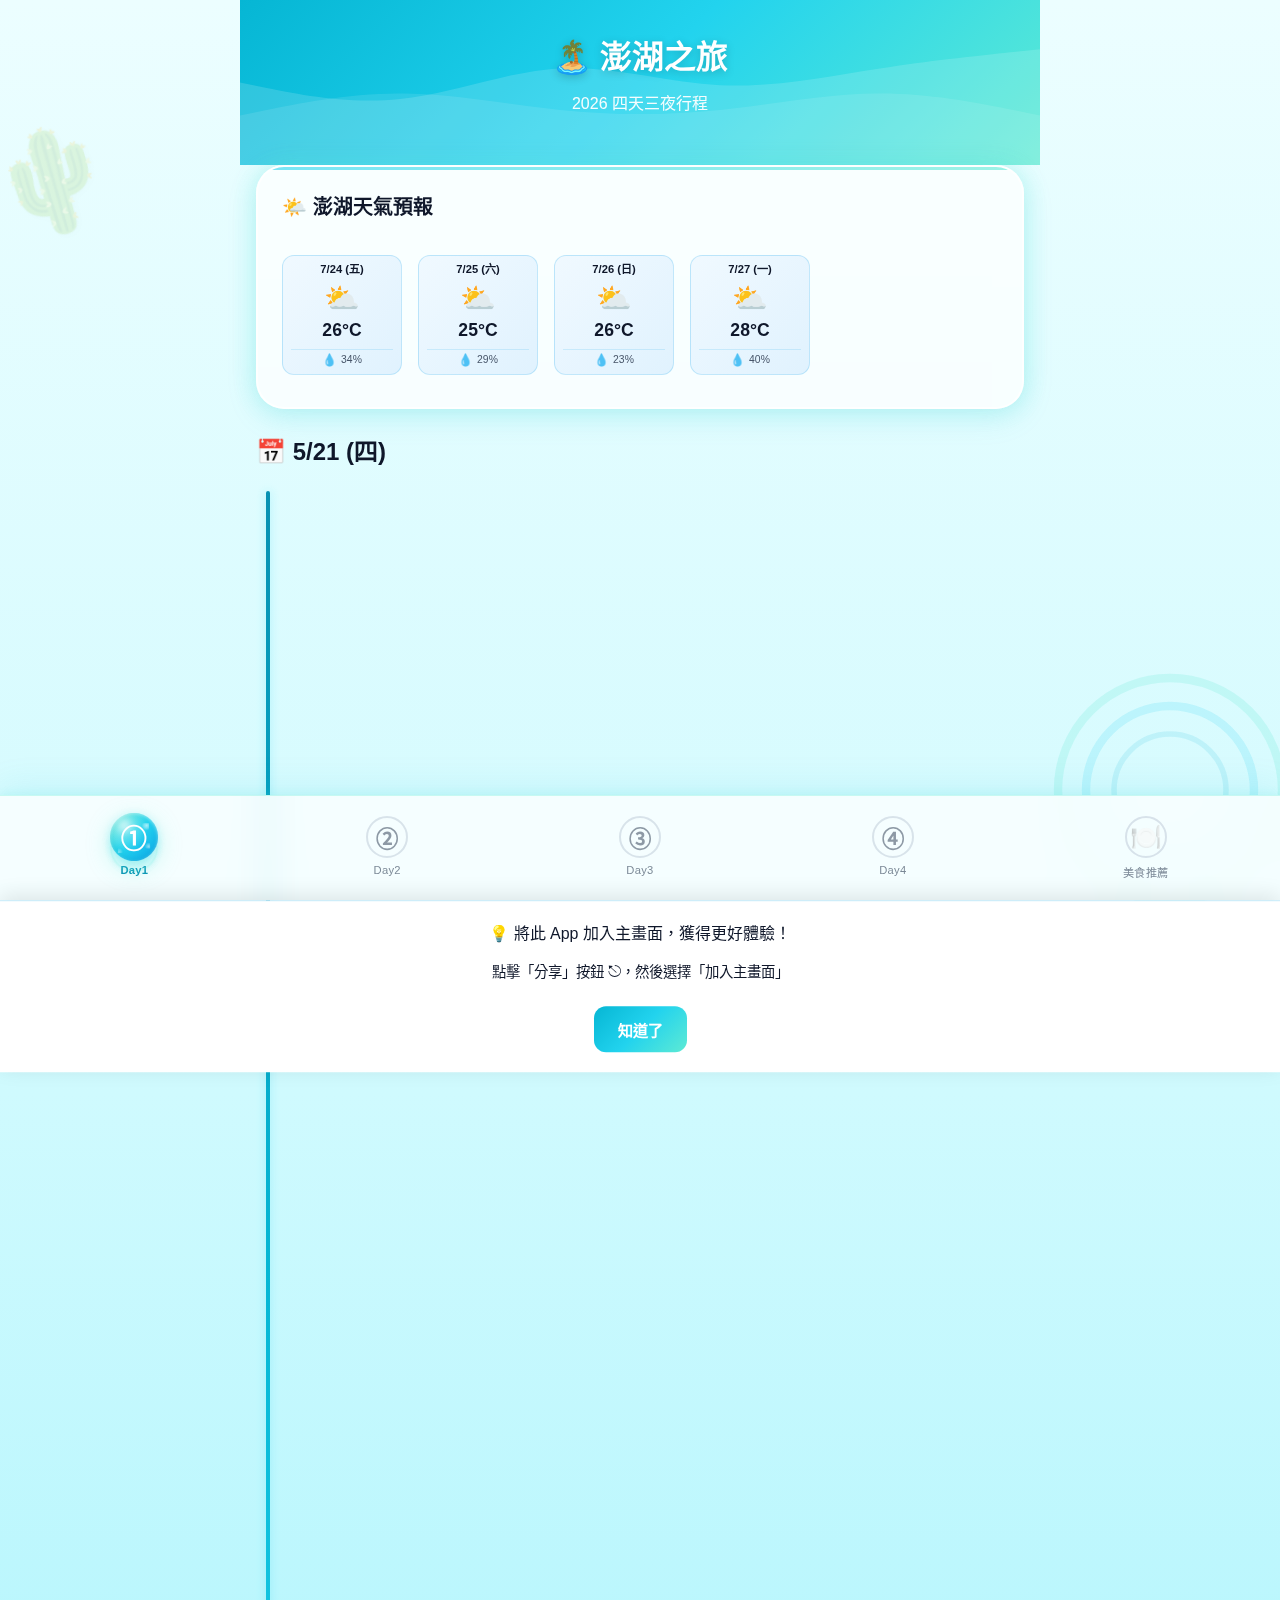
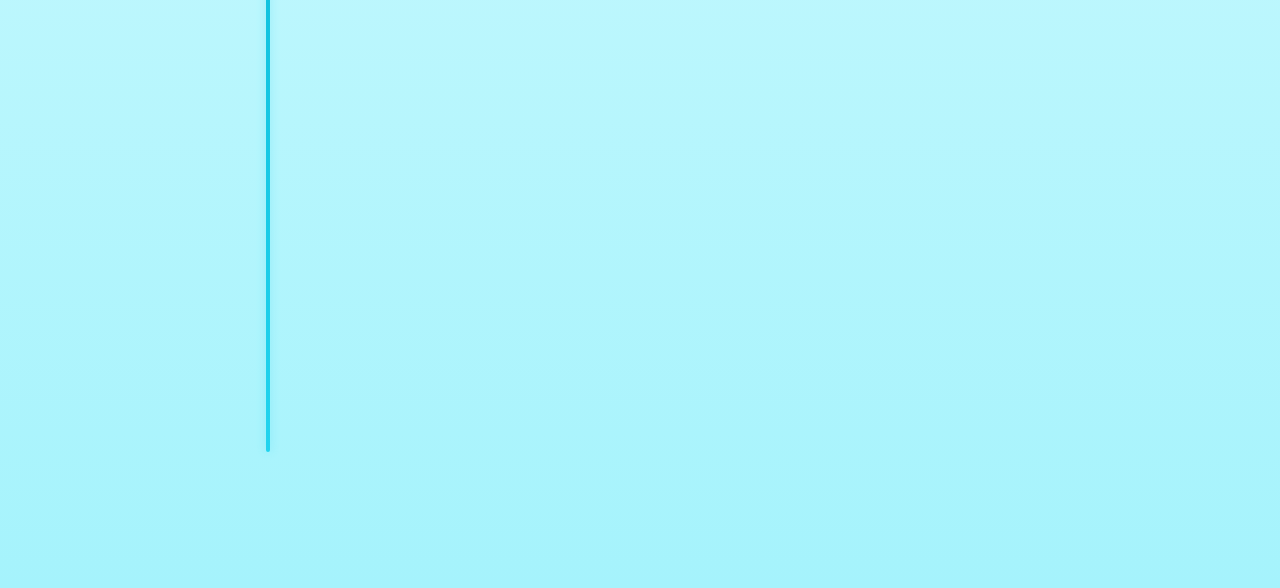
<file: index.html>
<!DOCTYPE html>
<html lang="zh-TW">

<head>
    <meta charset="UTF-8">
    <meta name="viewport" content="width=device-width, initial-scale=1.0, maximum-scale=1.0, user-scalable=no">
    <meta name="description" content="澎湖四天三夜旅遊行程規劃">
    <meta name="theme-color" content="#0ea5e9">

    <!-- iOS PWA Support -->
    <meta name="apple-mobile-web-app-capable" content="yes">
    <meta name="apple-mobile-web-app-status-bar-style" content="black-translucent">
    <meta name="apple-mobile-web-app-title" content="澎湖之旅">
    <link rel="apple-touch-icon" href="./icons/icon-192.png">

    <!-- PWA Manifest -->
    <link rel="manifest" href="./manifest.json">
    <link rel="icon" type="image/png" href="./icons/icon-192.png">

    <title>澎湖之旅 2026</title>
    <link rel="stylesheet" href="./styles.css?v=2.0">
    <link rel="stylesheet" href="./bottom-nav.css?v=2.0">
</head>

<body>
    <!-- App Container -->
    <div id="app">
        <!-- Header -->
        <header class="app-header">
            <div class="header-content">
                <h1 class="app-title">🏝️ 澎湖之旅</h1>
                <p class="app-subtitle">2026 四天三夜行程</p>
            </div>
        </header>

        <!-- Weather Section -->
        <section class="weather-section">
            <div class="weather-card">
                <div class="weather-header">
                    <h2>🌤️ 澎湖天氣預報</h2>
                </div>
                <div class="weather-forecast" id="weather-forecast">
                    <!-- 5-day forecast will be inserted by JavaScript -->
                </div>
            </div>
        </section>



        <!-- Itinerary Section -->
        <section class="itinerary-section" id="itinerary-content">
            <h2 class="section-title">📅 <span id="itinerary-header-text">今日行程</span></h2>
            <div class="timeline" id="timeline">
                <!-- Timeline items will be inserted by JavaScript -->
            </div>
        </section>

        <!-- Food Recommendations Section -->
        <section class="content-section" id="food-section" style="display: none;">
            <h2 class="section-title">🍽️ 美食推薦</h2>

            <!-- Category Filter Tabs -->
            <div class="food-filter-tabs" id="food-filter-tabs">
                <button class="filter-tab active" data-category="all">全部</button>
                <!-- Other category tabs will be inserted by JavaScript -->
            </div>

            <div class="food-categories" id="food-content">
                <!-- Food recommendations will be inserted by JavaScript -->
            </div>
        </section>
    </div>

    <!-- Fixed Bottom Navigation -->
    <nav class="bottom-nav">
        <button class="tab-btn active" data-tab="day1" data-date="2026-05-21">
            <span class="tab-icon">①</span>
            <span class="tab-label">Day1</span>
        </button>
        <button class="tab-btn" data-tab="day2" data-date="2026-05-22">
            <span class="tab-icon">②</span>
            <span class="tab-label">Day2</span>
        </button>
        <button class="tab-btn" data-tab="day3" data-date="2026-05-23">
            <span class="tab-icon">③</span>
            <span class="tab-label">Day3</span>
        </button>
        <button class="tab-btn" data-tab="day4" data-date="2026-05-24">
            <span class="tab-icon">④</span>
            <span class="tab-label">Day4</span>
        </button>
        <button class="tab-btn" data-tab="food">
            <span class="tab-icon">🍽️</span>
            <span class="tab-label">美食推薦</span>
        </button>

    </nav>

    <!-- Install Prompt (iOS) -->
    <div class="install-prompt" id="install-prompt">
        <div class="install-content">
            <p>💡 將此 App 加入主畫面，獲得更好體驗！</p>
            <p class="install-instruction">點擊「分享」按鈕 <span style="font-size: 1.2em;">⎋</span>，然後選擇「加入主畫面」</p>
            <button class="close-btn" id="close-install">知道了</button>
        </div>
    </div>

    <script src="./app.js"></script>
</body>

</html>
</file>
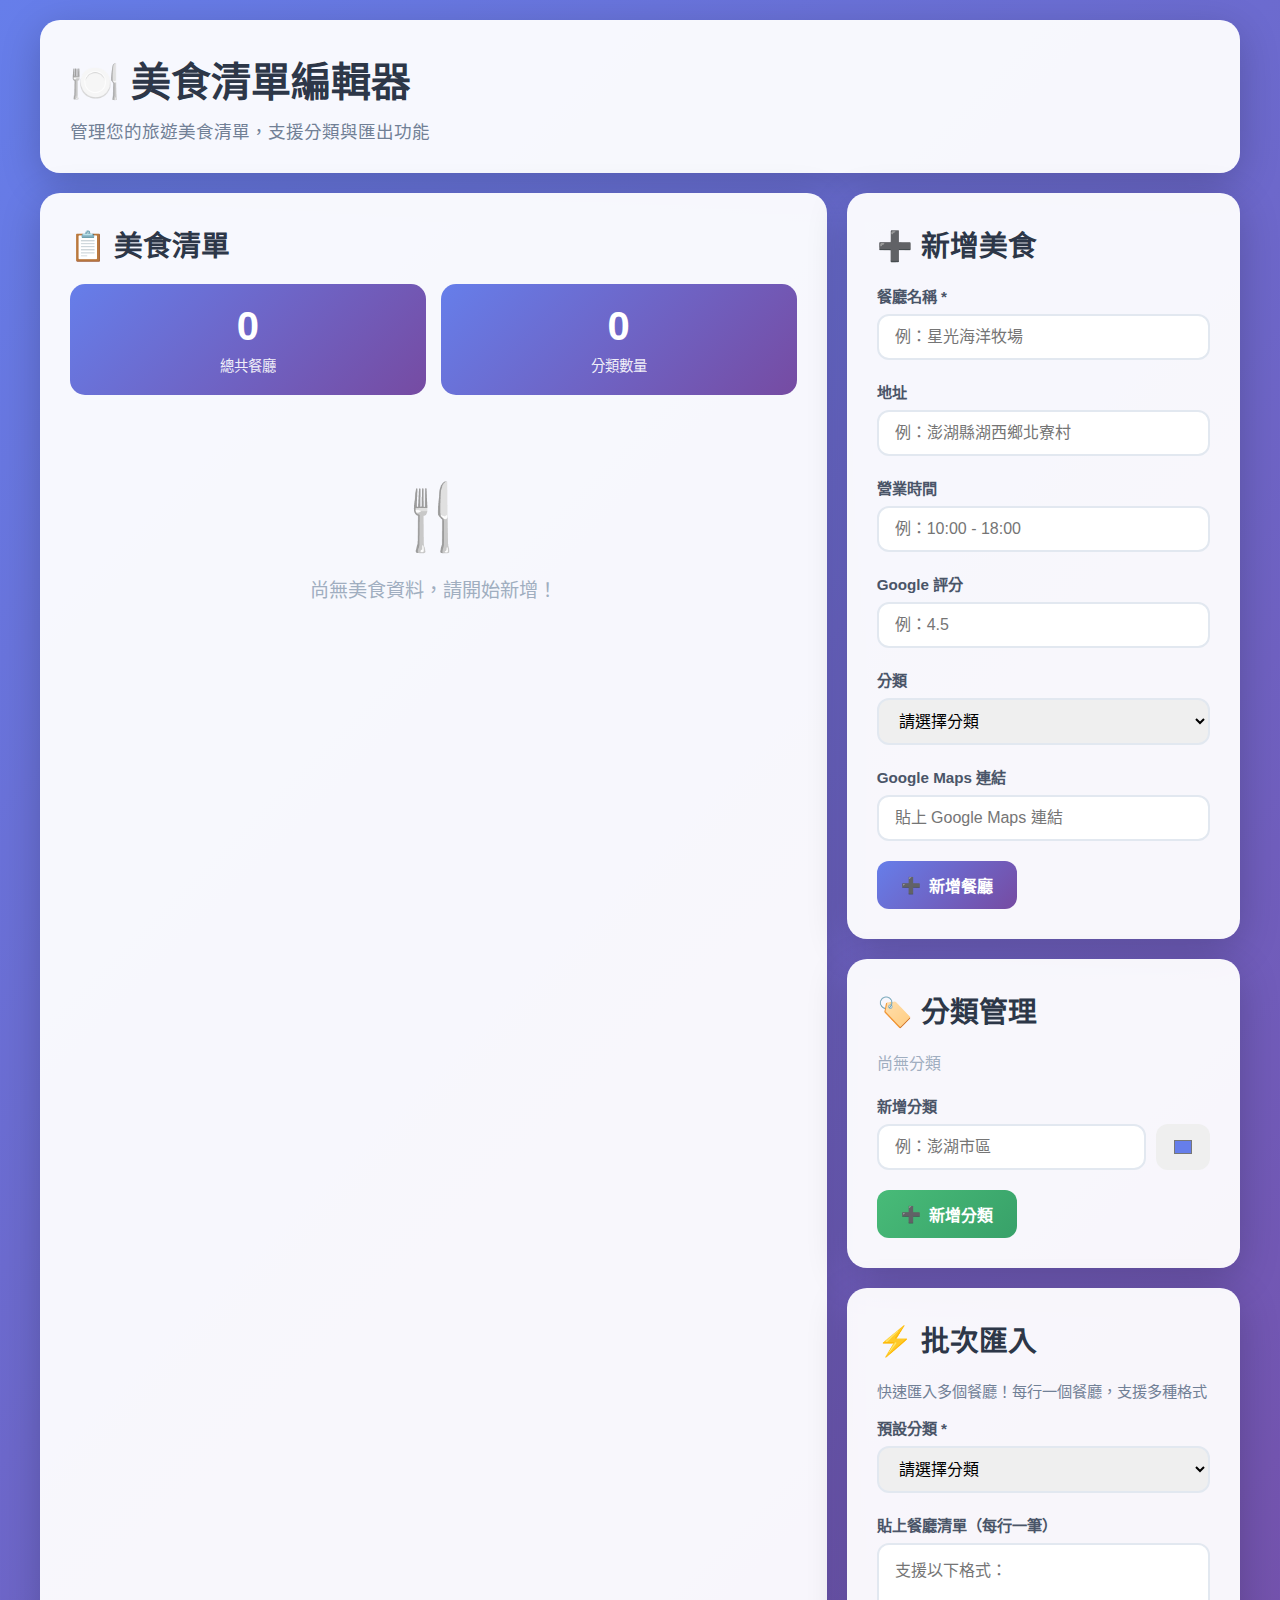
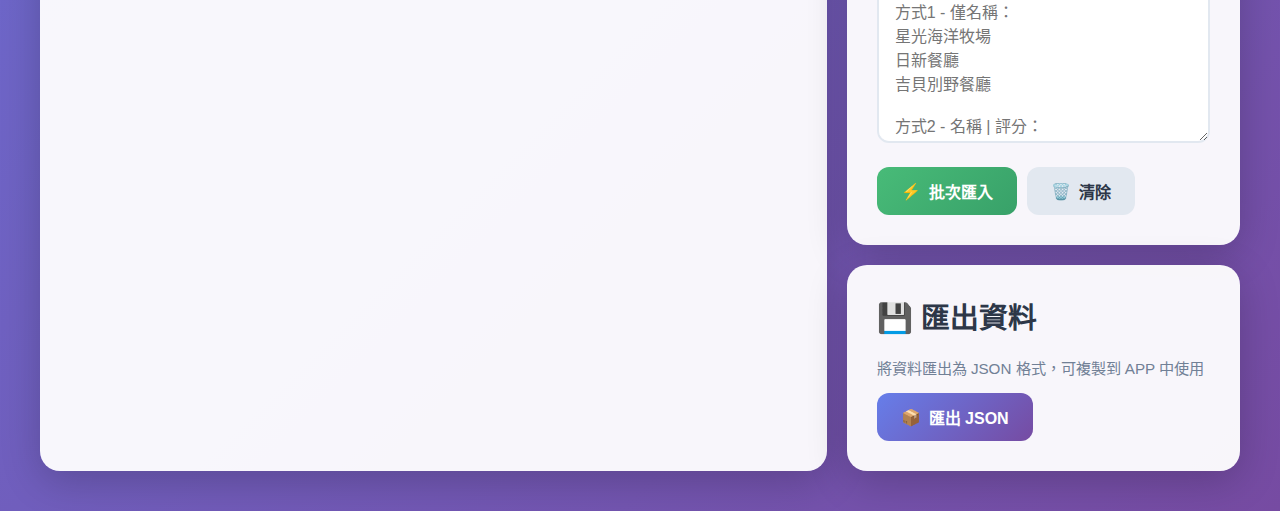
<file: food-editor.html>
<!DOCTYPE html>
<html lang="zh-TW">

<head>
    <meta charset="UTF-8">
    <meta name="viewport" content="width=device-width, initial-scale=1.0">
    <title>🍽️ 美食清單編輯器</title>
    <style>
        * {
            margin: 0;
            padding: 0;
            box-sizing: border-box;
        }

        body {
            font-family: -apple-system, BlinkMacSystemFont, 'Segoe UI', 'Microsoft JhengHei', sans-serif;
            background: linear-gradient(135deg, #667eea 0%, #764ba2 100%);
            min-height: 100vh;
            padding: 20px;
        }

        .container {
            max-width: 1200px;
            margin: 0 auto;
        }

        .header {
            background: rgba(255, 255, 255, 0.95);
            padding: 30px;
            border-radius: 20px;
            margin-bottom: 20px;
            box-shadow: 0 10px 40px rgba(0, 0, 0, 0.2);
        }

        .header h1 {
            color: #2d3748;
            font-size: 2.5rem;
            margin-bottom: 10px;
            display: flex;
            align-items: center;
            gap: 15px;
        }

        .header p {
            color: #718096;
            font-size: 1.1rem;
        }

        .main-grid {
            display: grid;
            grid-template-columns: 2fr 1fr;
            gap: 20px;
            margin-bottom: 20px;
        }

        @media (max-width: 968px) {
            .main-grid {
                grid-template-columns: 1fr;
            }
        }

        .card {
            background: rgba(255, 255, 255, 0.95);
            border-radius: 20px;
            padding: 30px;
            box-shadow: 0 10px 40px rgba(0, 0, 0, 0.2);
        }

        .card h2 {
            color: #2d3748;
            margin-bottom: 20px;
            font-size: 1.8rem;
            display: flex;
            align-items: center;
            gap: 10px;
        }

        .form-group {
            margin-bottom: 20px;
        }

        .form-group label {
            display: block;
            color: #4a5568;
            font-weight: 600;
            margin-bottom: 8px;
            font-size: 0.95rem;
        }

        .form-group input,
        .form-group select,
        .form-group textarea {
            width: 100%;
            padding: 12px 16px;
            border: 2px solid #e2e8f0;
            border-radius: 12px;
            font-size: 1rem;
            transition: all 0.3s;
            font-family: inherit;
        }

        .form-group input:focus,
        .form-group select:focus,
        .form-group textarea:focus {
            outline: none;
            border-color: #667eea;
            box-shadow: 0 0 0 3px rgba(102, 126, 234, 0.1);
        }

        .form-group textarea {
            resize: vertical;
            min-height: 80px;
        }

        .btn {
            padding: 12px 24px;
            border: none;
            border-radius: 12px;
            font-size: 1rem;
            font-weight: 600;
            cursor: pointer;
            transition: all 0.3s;
            display: inline-flex;
            align-items: center;
            gap: 8px;
        }

        .btn-primary {
            background: linear-gradient(135deg, #667eea 0%, #764ba2 100%);
            color: white;
        }

        .btn-primary:hover {
            transform: translateY(-2px);
            box-shadow: 0 5px 20px rgba(102, 126, 234, 0.4);
        }

        .btn-success {
            background: linear-gradient(135deg, #48bb78 0%, #38a169 100%);
            color: white;
        }

        .btn-success:hover {
            transform: translateY(-2px);
            box-shadow: 0 5px 20px rgba(72, 187, 120, 0.4);
        }

        .btn-danger {
            background: linear-gradient(135deg, #f56565 0%, #e53e3e 100%);
            color: white;
        }

        .btn-danger:hover {
            transform: translateY(-2px);
            box-shadow: 0 5px 20px rgba(245, 101, 101, 0.4);
        }

        .btn-secondary {
            background: #e2e8f0;
            color: #2d3748;
        }

        .btn-secondary:hover {
            background: #cbd5e0;
        }

        .category-list {
            display: flex;
            flex-wrap: wrap;
            gap: 10px;
            margin-bottom: 20px;
        }

        .category-tag {
            padding: 8px 16px;
            border-radius: 20px;
            font-size: 0.9rem;
            font-weight: 600;
            display: inline-flex;
            align-items: center;
            gap: 8px;
            cursor: pointer;
            transition: all 0.3s;
        }

        .category-tag:hover {
            transform: translateY(-2px);
            box-shadow: 0 4px 12px rgba(0, 0, 0, 0.15);
        }

        .category-tag .delete-btn {
            background: rgba(0, 0, 0, 0.2);
            border: none;
            border-radius: 50%;
            width: 20px;
            height: 20px;
            display: flex;
            align-items: center;
            justify-content: center;
            cursor: pointer;
            color: white;
            font-size: 14px;
            line-height: 1;
        }

        .food-list {
            display: grid;
            gap: 15px;
        }

        .food-item {
            background: white;
            border: 2px solid #e2e8f0;
            border-radius: 15px;
            padding: 20px;
            transition: all 0.3s;
            cursor: move;
        }

        .food-item:hover {
            border-color: #667eea;
            box-shadow: 0 5px 15px rgba(102, 126, 234, 0.2);
        }

        .food-item-header {
            display: flex;
            justify-content: space-between;
            align-items: start;
            margin-bottom: 12px;
        }

        .food-item-title {
            font-size: 1.3rem;
            font-weight: 700;
            color: #2d3748;
            margin-bottom: 5px;
        }

        .food-item-rating {
            color: #f59e0b;
            font-size: 1.1rem;
            font-weight: 600;
        }

        .food-item-info {
            color: #718096;
            font-size: 0.95rem;
            line-height: 1.6;
            margin-bottom: 8px;
        }

        .food-item-actions {
            display: flex;
            gap: 10px;
            margin-top: 15px;
        }

        .food-item-actions .btn {
            padding: 8px 16px;
            font-size: 0.9rem;
        }

        .export-section {
            margin-top: 20px;
        }

        .export-preview {
            background: #1a202c;
            color: #48bb78;
            padding: 20px;
            border-radius: 12px;
            font-family: 'Courier New', monospace;
            font-size: 0.85rem;
            max-height: 400px;
            overflow-y: auto;
            white-space: pre-wrap;
            word-wrap: break-word;
            margin-top: 15px;
        }

        .action-buttons {
            display: flex;
            gap: 10px;
            margin-top: 15px;
        }

        .empty-state {
            text-align: center;
            padding: 60px 20px;
            color: #a0aec0;
        }

        .empty-state-icon {
            font-size: 4rem;
            margin-bottom: 20px;
        }

        .empty-state-text {
            font-size: 1.2rem;
        }

        .stats {
            display: grid;
            grid-template-columns: repeat(auto-fit, minmax(150px, 1fr));
            gap: 15px;
            margin-bottom: 25px;
        }

        .stat-card {
            background: linear-gradient(135deg, #667eea 0%, #764ba2 100%);
            color: white;
            padding: 20px;
            border-radius: 15px;
            text-align: center;
        }

        .stat-number {
            font-size: 2.5rem;
            font-weight: 700;
            margin-bottom: 5px;
        }

        .stat-label {
            font-size: 0.9rem;
            opacity: 0.9;
        }
    </style>
</head>

<body>
    <div class="container">
        <!-- Header -->
        <div class="header">
            <h1>🍽️ 美食清單編輯器</h1>
            <p>管理您的旅遊美食清單，支援分類與匯出功能</p>
        </div>

        <!-- Main Grid -->
        <div class="main-grid">
            <!-- Left: Food List -->
            <div class="card">
                <h2>📋 美食清單</h2>

                <!-- Statistics -->
                <div class="stats">
                    <div class="stat-card">
                        <div class="stat-number" id="total-count">0</div>
                        <div class="stat-label">總共餐廳</div>
                    </div>
                    <div class="stat-card">
                        <div class="stat-number" id="category-count">0</div>
                        <div class="stat-label">分類數量</div>
                    </div>
                </div>

                <!-- Food Items -->
                <div class="food-list" id="food-list">
                    <div class="empty-state">
                        <div class="empty-state-icon">🍴</div>
                        <div class="empty-state-text">尚無美食資料，請開始新增！</div>
                    </div>
                </div>
            </div>

            <!-- Right: Add Food & Categories -->
            <div>
                <!-- Add Food Form -->
                <div class="card">
                    <h2>➕ 新增美食</h2>
                    <form id="food-form">
                        <div class="form-group">
                            <label for="food-name">餐廳名稱 *</label>
                            <input type="text" id="food-name" placeholder="例：星光海洋牧場" required>
                        </div>
                        <div class="form-group">
                            <label for="food-address">地址</label>
                            <input type="text" id="food-address" placeholder="例：澎湖縣湖西鄉北寮村">
                        </div>
                        <div class="form-group">
                            <label for="food-hours">營業時間</label>
                            <input type="text" id="food-hours" placeholder="例：10:00 - 18:00">
                        </div>
                        <div class="form-group">
                            <label for="food-rating">Google 評分</label>
                            <input type="number" id="food-rating" min="0" max="5" step="0.1" placeholder="例：4.5">
                        </div>
                        <div class="form-group">
                            <label for="food-category">分類</label>
                            <select id="food-category" required>
                                <option value="">請選擇分類</option>
                            </select>
                        </div>
                        <div class="form-group">
                            <label for="food-map">Google Maps 連結</label>
                            <input type="url" id="food-map" placeholder="貼上 Google Maps 連結">
                        </div>
                        <div class="action-buttons">
                            <button type="submit" class="btn btn-primary">
                                <span>➕</span>
                                <span id="form-submit-text">新增餐廳</span>
                            </button>
                            <button type="button" class="btn btn-secondary" id="cancel-edit" style="display: none;">
                                <span>✖️</span>
                                <span>取消編輯</span>
                            </button>
                        </div>
                    </form>
                </div>

                <!-- Category Management -->
                <div class="card" style="margin-top: 20px;">
                    <h2>🏷️ 分類管理</h2>
                    <div class="category-list" id="category-list">
                        <!-- Categories will be added here -->
                    </div>
                    <div class="form-group">
                        <label for="new-category">新增分類</label>
                        <div style="display: flex; gap: 10px;">
                            <input type="text" id="new-category" placeholder="例：澎湖市區">
                            <input type="color" id="category-color" value="#667eea"
                                style="width: 60px; height: 46px; border: none;">
                        </div>
                    </div>
                    <button class="btn btn-success" id="add-category-btn">
                        <span>➕</span>
                        <span>新增分類</span>
                    </button>
                </div>

                <!-- Batch Import Section -->
                <div class="card" style="margin-top: 20px;">
                    <h2>⚡ 批次匯入</h2>
                    <p style="color: #718096; margin-bottom: 15px; font-size: 0.95rem;">
                        快速匯入多個餐廳！每行一個餐廳，支援多種格式
                    </p>

                    <div class="form-group">
                        <label for="batch-category">預設分類 *</label>
                        <select id="batch-category">
                            <option value="">請選擇分類</option>
                        </select>
                    </div>

                    <div class="form-group">
                        <label for="batch-input">貼上餐廳清單（每行一筆）</label>
                        <textarea id="batch-input" placeholder="支援以下格式：

方式1 - 僅名稱：
星光海洋牧場
日新餐廳
吉貝別野餐廳

方式2 - 名稱 | 評分：
星光海洋牧場 | 4.5
日新餐廳 | 4.3

方式3 - 完整資訊（用 | 分隔）：
星光海洋牧場 | 澎湖縣湖西鄉 | 10:00-18:00 | 4.5 | https://maps.app.goo.gl/xxx" style="min-height: 200px;"></textarea>
                    </div>

                    <div class="action-buttons">
                        <button class="btn btn-success" id="batch-import-btn">
                            <span>⚡</span>
                            <span>批次匯入</span>
                        </button>
                        <button class="btn btn-secondary" id="clear-batch-btn">
                            <span>🗑️</span>
                            <span>清除</span>
                        </button>
                    </div>

                    <div id="batch-result"
                        style="margin-top: 15px; padding: 15px; background: #f7fafc; border-radius: 10px; display: none;">
                        <div style="font-weight: 600; color: #2d3748; margin-bottom: 5px;">匯入結果：</div>
                        <div id="batch-result-text" style="color: #718096;"></div>
                    </div>
                </div>

                <!-- Export Section -->
                <div class="card" style="margin-top: 20px;">
                    <h2>💾 匯出資料</h2>
                    <p style="color: #718096; margin-bottom: 15px; font-size: 0.95rem;">
                        將資料匯出為 JSON 格式，可複製到 APP 中使用
                    </p>
                    <div class="action-buttons">
                        <button class="btn btn-primary" id="export-json-btn">
                            <span>📦</span>
                            <span>匯出 JSON</span>
                        </button>
                        <button class="btn btn-secondary" id="copy-json-btn" style="display: none;">
                            <span>📋</span>
                            <span>複製到剪貼簿</span>
                        </button>
                    </div>
                    <div class="export-preview" id="export-preview" style="display: none;"></div>
                </div>
            </div>
        </div>
    </div>

    <script>
        // 資料結構
        let foodList = [];
        let categories = [];
        let editingId = null;

        // 初始化
        function init() {
            loadData();
            updateDisplay();
            setupEventListeners();

            // 如果沒有分類，新增預設分類
            if (categories.length === 0) {
                categories = [
                    { id: 'penghu-city', name: '澎湖市區', color: '#667eea' },
                    { id: 'penghu-island', name: '澎湖環島', color: '#48bb78' }
                ];
                saveData();
            }
        }

        // 設置事件監聽器
        function setupEventListeners() {
            document.getElementById('food-form').addEventListener('submit', handleFormSubmit);
            document.getElementById('add-category-btn').addEventListener('click', addCategory);
            document.getElementById('export-json-btn').addEventListener('click', exportJSON);
            document.getElementById('copy-json-btn').addEventListener('click', copyToClipboard);
            document.getElementById('cancel-edit').addEventListener('click', cancelEdit);
            document.getElementById('batch-import-btn').addEventListener('click', batchImport);
            document.getElementById('clear-batch-btn').addEventListener('click', clearBatch);
        }

        // 表單提交
        function handleFormSubmit(e) {
            e.preventDefault();

            const foodData = {
                id: editingId || Date.now().toString(),
                name: document.getElementById('food-name').value,
                address: document.getElementById('food-address').value,
                hours: document.getElementById('food-hours').value,
                rating: parseFloat(document.getElementById('food-rating').value) || 0,
                category: document.getElementById('food-category').value,
                mapUrl: document.getElementById('food-map').value
            };

            if (editingId) {
                // 編輯現有項目
                const index = foodList.findIndex(item => item.id === editingId);
                foodList[index] = foodData;
                editingId = null;
            } else {
                // 新增項目
                foodList.push(foodData);
            }

            saveData();
            updateDisplay();
            resetForm();
        }

        // 新增分類
        function addCategory() {
            const name = document.getElementById('new-category').value.trim();
            const color = document.getElementById('category-color').value;

            if (!name) {
                alert('請輸入分類名稱');
                return;
            }

            const category = {
                id: Date.now().toString(),
                name: name,
                color: color
            };

            categories.push(category);
            saveData();
            updateDisplay();

            document.getElementById('new-category').value = '';
        }

        // 刪除分類
        function deleteCategory(id) {
            if (confirm('確定要刪除此分類嗎？使用此分類的餐廳將需要重新分類。')) {
                categories = categories.filter(cat => cat.id !== id);
                saveData();
                updateDisplay();
            }
        }

        // 編輯美食
        function editFood(id) {
            const food = foodList.find(item => item.id === id);
            if (!food) return;

            editingId = id;
            document.getElementById('food-name').value = food.name;
            document.getElementById('food-address').value = food.address;
            document.getElementById('food-hours').value = food.hours;
            document.getElementById('food-rating').value = food.rating;
            document.getElementById('food-category').value = food.category;
            document.getElementById('food-map').value = food.mapUrl;

            document.getElementById('form-submit-text').textContent = '更新餐廳';
            document.getElementById('cancel-edit').style.display = 'inline-flex';

            // 滾動到表單
            document.getElementById('food-form').scrollIntoView({ behavior: 'smooth' });
        }

        // 刪除美食
        function deleteFood(id) {
            if (confirm('確定要刪除此餐廳嗎？')) {
                foodList = foodList.filter(item => item.id !== id);
                saveData();
                updateDisplay();
            }
        }

        // 取消編輯
        function cancelEdit() {
            editingId = null;
            resetForm();
        }

        // 重置表單
        function resetForm() {
            document.getElementById('food-form').reset();
            document.getElementById('form-submit-text').textContent = '新增餐廳';
            document.getElementById('cancel-edit').style.display = 'none';
        }

        // 更新顯示
        function updateDisplay() {
            updateStats();
            updateCategoryList();
            updateCategorySelect();
            updateFoodList();
        }

        // 更新統計
        function updateStats() {
            document.getElementById('total-count').textContent = foodList.length;
            document.getElementById('category-count').textContent = categories.length;
        }

        // 更新分類清單
        function updateCategoryList() {
            const container = document.getElementById('category-list');

            if (categories.length === 0) {
                container.innerHTML = '<p style="color: #a0aec0;">尚無分類</p>';
                return;
            }

            container.innerHTML = categories.map(cat => `
                <div class="category-tag" style="background-color: ${cat.color}; color: white;">
                    <span>${cat.name}</span>
                    <button class="delete-btn" onclick="deleteCategory('${cat.id}')">×</button>
                </div>
            `).join('');
        }

        // 更新分類選擇器
        function updateCategorySelect() {
            const select = document.getElementById('food-category');
            const batchSelect = document.getElementById('batch-category');
            const currentValue = select.value;
            const batchCurrentValue = batchSelect.value;

            const optionsHTML = '<option value="">請選擇分類</option>' +
                categories.map(cat => `<option value="${cat.id}">${cat.name}</option>`).join('');

            select.innerHTML = optionsHTML;
            batchSelect.innerHTML = optionsHTML;

            if (currentValue) {
                select.value = currentValue;
            }

            if (batchCurrentValue) {
                batchSelect.value = batchCurrentValue;
            }
        }

        // 更新美食清單
        function updateFoodList() {
            const container = document.getElementById('food-list');

            if (foodList.length === 0) {
                container.innerHTML = `
                    <div class="empty-state">
                        <div class="empty-state-icon">🍴</div>
                        <div class="empty-state-text">尚無美食資料，請開始新增！</div>
                    </div>
                `;
                return;
            }

            container.innerHTML = foodList.map(food => {
                const category = categories.find(cat => cat.id === food.category);
                const categoryName = category ? category.name : '未分類';
                const categoryColor = category ? category.color : '#a0aec0';

                return `
                    <div class="food-item">
                        <div class="food-item-header">
                            <div>
                                <div class="food-item-title">${food.name}</div>
                                <div class="category-tag" style="background-color: ${categoryColor}; color: white; display: inline-flex;">
                                    ${categoryName}
                                </div>
                            </div>
                            ${food.rating > 0 ? `<div class="food-item-rating">⭐ ${food.rating}</div>` : ''}
                        </div>
                        ${food.address ? `<div class="food-item-info">📍 ${food.address}</div>` : ''}
                        ${food.hours ? `<div class="food-item-info">🕐 ${food.hours}</div>` : ''}
                        ${food.mapUrl ? `<div class="food-item-info"><a href="${food.mapUrl}" target="_blank" style="color: #667eea;">🗺️ 查看地圖</a></div>` : ''}
                        <div class="food-item-actions">
                            <button class="btn btn-secondary" onclick="editFood('${food.id}')">
                                <span>✏️</span>
                                <span>編輯</span>
                            </button>
                            <button class="btn btn-danger" onclick="deleteFood('${food.id}')">
                                <span>🗑️</span>
                                <span>刪除</span>
                            </button>
                        </div>
                    </div>
                `;
            }).join('');
        }

        // 匯出 JSON
        function exportJSON() {
            const exportData = {
                categories: categories,
                foodList: foodList
            };

            const json = JSON.stringify(exportData, null, 2);
            const preview = document.getElementById('export-preview');

            preview.textContent = json;
            preview.style.display = 'block';
            document.getElementById('copy-json-btn').style.display = 'inline-flex';
        }

        // 複製到剪貼簿
        function copyToClipboard() {
            const text = document.getElementById('export-preview').textContent;
            navigator.clipboard.writeText(text).then(() => {
                alert('✅ 已複製到剪貼簿！');
            }).catch(err => {
                alert('❌ 複製失敗，請手動複製');
            });
        }

        // 儲存資料到 LocalStorage
        function saveData() {
            localStorage.setItem('foodList', JSON.stringify(foodList));
            localStorage.setItem('categories', JSON.stringify(categories));
        }

        // 載入資料
        function loadData() {
            const savedFoodList = localStorage.getItem('foodList');
            const savedCategories = localStorage.getItem('categories');

            if (savedFoodList) {
                foodList = JSON.parse(savedFoodList);
            }

            if (savedCategories) {
                categories = JSON.parse(savedCategories);
            }
        }

        // 批次匯入
        function batchImport() {
            const input = document.getElementById('batch-input').value.trim();
            const category = document.getElementById('batch-category').value;

            if (!input) {
                alert('請貼上餐廳清單');
                return;
            }

            if (!category) {
                alert('請選擇預設分類');
                return;
            }

            const lines = input.split('\n').filter(line => line.trim());
            let successCount = 0;
            let skipCount = 0;

            lines.forEach(line => {
                line = line.trim();
                if (!line) return;

                // 解析不同格式
                const parts = line.split('|').map(p => p.trim());

                let name, address, hours, rating, mapUrl;

                if (parts.length === 1) {
                    // 格式1: 僅名稱
                    name = parts[0];
                } else if (parts.length === 2) {
                    // 格式2: 名稱 | 評分
                    name = parts[0];
                    rating = parseFloat(parts[1]) || 0;
                } else if (parts.length >= 3) {
                    // 格式3: 名稱 | 地址 | 營業時間 | 評分 | 地圖連結
                    name = parts[0];
                    address = parts[1] || '';
                    hours = parts[2] || '';
                    rating = parseFloat(parts[3]) || 0;
                    mapUrl = parts[4] || '';
                }

                // 檢查是否已存在
                const exists = foodList.some(food => food.name === name);
                if (exists) {
                    skipCount++;
                    return;
                }

                // 新增餐廳
                const foodData = {
                    id: Date.now().toString() + Math.random().toString(36).substr(2, 9),
                    name: name,
                    address: address || '',
                    hours: hours || '',
                    rating: rating || 0,
                    category: category,
                    mapUrl: mapUrl || ''
                };

                foodList.push(foodData);
                successCount++;

                // 避免時間戳重複
                if (successCount < lines.length) {
                    const delay = Math.random() * 10;
                }
            });

            saveData();
            updateDisplay();

            // 顯示結果
            const resultDiv = document.getElementById('batch-result');
            const resultText = document.getElementById('batch-result-text');
            resultDiv.style.display = 'block';
            resultText.innerHTML = `
                ✅ 成功匯入 <strong>${successCount}</strong> 個餐廳<br>
                ${skipCount > 0 ? `⚠️ 跳過 <strong>${skipCount}</strong> 個重複的餐廳` : ''}
            `;

            // 清空輸入框
            document.getElementById('batch-input').value = '';

            // 3秒後隱藏結果
            setTimeout(() => {
                resultDiv.style.display = 'none';
            }, 5000);
        }

        // 清除批次輸入
        function clearBatch() {
            document.getElementById('batch-input').value = '';
            document.getElementById('batch-result').style.display = 'none';
        }

        // 初始化應用
        init();
    </script>
</body>

</html>
</file>
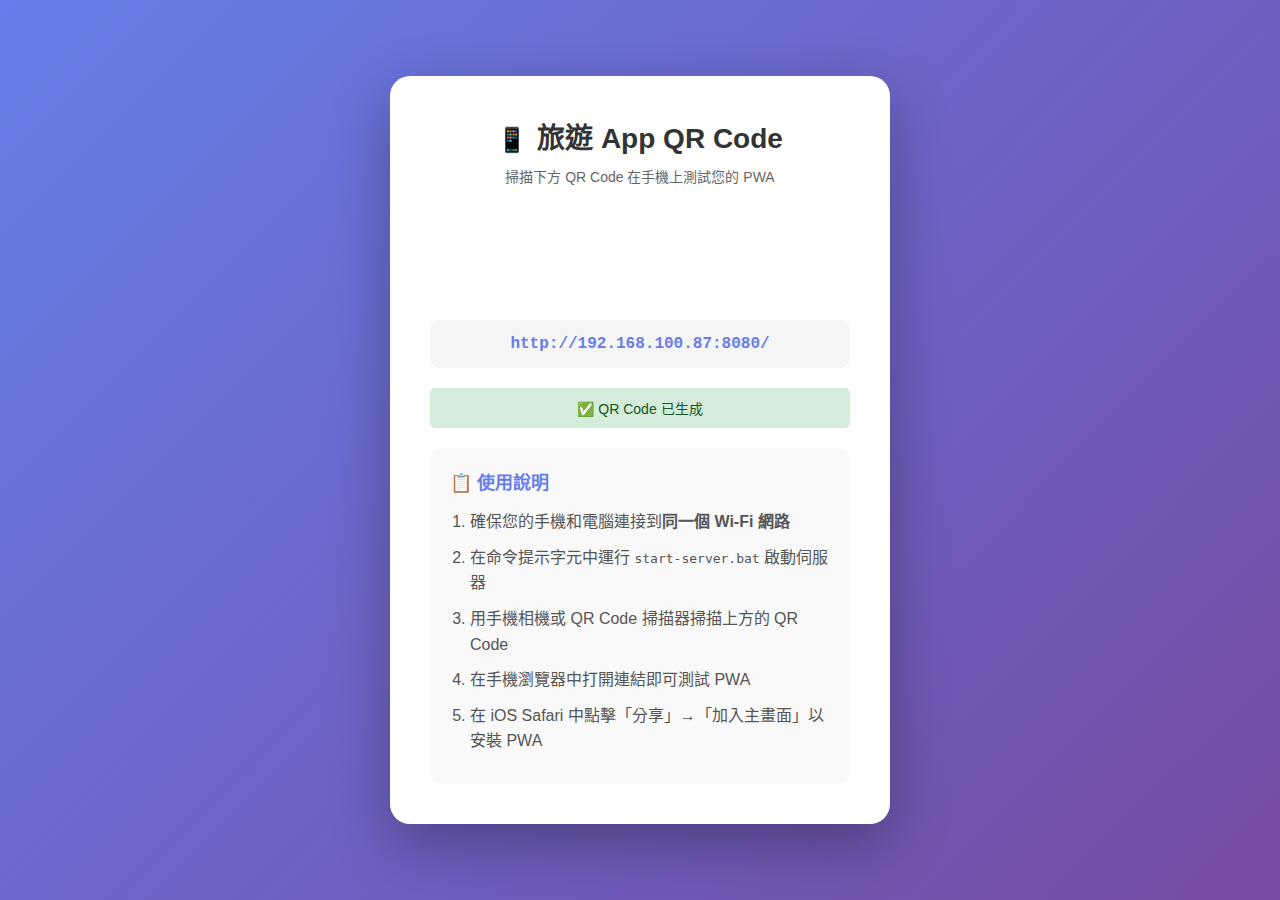
<file: qr-code.html>
<!DOCTYPE html>
<html lang="zh-TW">
<head>
    <meta charset="UTF-8">
    <meta name="viewport" content="width=device-width, initial-scale=1.0">
    <title>Travel App QR Code</title>
    <style>
        * {
            margin: 0;
            padding: 0;
            box-sizing: border-box;
        }

        body {
            font-family: 'Segoe UI', Tahoma, Geneva, Verdana, sans-serif;
            background: linear-gradient(135deg, #667eea 0%, #764ba2 100%);
            min-height: 100vh;
            display: flex;
            justify-content: center;
            align-items: center;
            padding: 20px;
        }

        .container {
            background: white;
            border-radius: 20px;
            padding: 40px;
            box-shadow: 0 20px 60px rgba(0, 0, 0, 0.3);
            text-align: center;
            max-width: 500px;
            width: 100%;
        }

        h1 {
            color: #333;
            margin-bottom: 10px;
            font-size: 28px;
        }

        .subtitle {
            color: #666;
            margin-bottom: 30px;
            font-size: 14px;
        }

        #qrcode {
            display: inline-block;
            padding: 20px;
            background: white;
            border-radius: 10px;
            margin: 20px 0;
        }

        .url-box {
            background: #f5f5f5;
            padding: 15px;
            border-radius: 10px;
            margin: 20px 0;
            word-break: break-all;
            font-family: 'Courier New', monospace;
            color: #667eea;
            font-weight: bold;
        }

        .instructions {
            text-align: left;
            background: #f9f9f9;
            padding: 20px;
            border-radius: 10px;
            margin-top: 20px;
        }

        .instructions h3 {
            color: #667eea;
            margin-bottom: 15px;
            font-size: 18px;
        }

        .instructions ol {
            padding-left: 20px;
        }

        .instructions li {
            margin: 10px 0;
            color: #555;
            line-height: 1.6;
        }

        .emoji {
            font-size: 24px;
            margin-right: 10px;
        }

        .status {
            padding: 10px;
            border-radius: 5px;
            margin: 10px 0;
            font-size: 14px;
        }

        .status.success {
            background: #d4edda;
            color: #155724;
        }

        .status.info {
            background: #d1ecf1;
            color: #0c5460;
        }
    </style>
</head>
<body>
    <div class="container">
        <h1><span class="emoji">📱</span>旅遊 App QR Code</h1>
        <p class="subtitle">掃描下方 QR Code 在手機上測試您的 PWA</p>

        <div id="qrcode"></div>
        
        <div class="url-box" id="url"></div>

        <div class="status success" id="status">
            ✅ QR Code 已生成
        </div>

        <div class="instructions">
            <h3>📋 使用說明</h3>
            <ol>
                <li>確保您的手機和電腦連接到<strong>同一個 Wi-Fi 網路</strong></li>
                <li>在命令提示字元中運行 <code>start-server.bat</code> 啟動伺服器</li>
                <li>用手機相機或 QR Code 掃描器掃描上方的 QR Code</li>
                <li>在手機瀏覽器中打開連結即可測試 PWA</li>
                <li>在 iOS Safari 中點擊「分享」→「加入主畫面」以安裝 PWA</li>
            </ol>
        </div>
    </div>

    <!-- QR Code Library -->
    <script src="https://cdn.jsdelivr.net/npm/qrcodejs@1.0.0/qrcode.min.js"></script>
    
    <script>
        // Get the local IP and Port
        const PORT = 8080;
        const IP = '192.168.100.87'; // Your local IP
        const url = `http://${IP}:${PORT}/`;

        // Display URL
        document.getElementById('url').textContent = url;

        // Generate QR Code
        new QRCode(document.getElementById("qrcode"), {
            text: url,
            width: 256,
            height: 256,
            colorDark: "#000000",
            colorLight: "#ffffff",
            correctLevel: QRCode.CorrectLevel.H
        });

        // Auto-detect if server is running
        fetch(url)
            .then(() => {
                document.getElementById('status').innerHTML = '✅ 伺服器正在運行！可以掃描 QR Code';
                document.getElementById('status').className = 'status success';
            })
            .catch(() => {
                document.getElementById('status').innerHTML = '⚠️ 伺服器尚未啟動，請先執行 start-server.bat';
                document.getElementById('status').className = 'status info';
            });
    </script>
</body>
</html>
</file>
<file: styles.css>
:root {
    /* 澎湖海洋色系 - Penghu Ocean Palette */
    --ocean-deep: #0891b2;
    /* 深海藍 */
    --ocean-medium: #06b6d4;
    /* 海水藍 */
    --ocean-light: #22d3ee;
    /* 淺灘藍 */
    --sky-blue: #38bdf8;
    /* 天青藍 */
    --mint-green: #5eead4;
    /* 薄荷綠 */
    --mint-light: #99f6e4;
    /* 淺薄荷 */

    /* 澎湖漸層設計 */
    --primary-gradient: linear-gradient(135deg, #06b6d4 0%, #22d3ee 50%, #5eead4 100%);
    --ocean-gradient: linear-gradient(135deg, #0891b2 0%, #06b6d4 50%, #22d3ee 100%);
    --mint-gradient: linear-gradient(135deg, #22d3ee 0%, #5eead4 100%);
    --secondary-gradient: linear-gradient(135deg, #f97316 0%, #fbbf24 100%);
    --sunset-gradient: linear-gradient(135deg, #ec4899 0%, #f97316 50%, #fbbf24 100%);

    /* 背景漸層 - 海天一色 */
    --bg-gradient: linear-gradient(to bottom, #ecfeff 0%, #cffafe 50%, #a5f3fc 100%);

    /* 玻璃擬態效果 (Glassmorphism) */
    --card-bg: rgba(255, 255, 255, 0.75);
    --card-bg-hover: rgba(255, 255, 255, 0.85);
    --card-border: rgba(255, 255, 255, 0.8);
    --card-blur: blur(12px);

    /* 柔和陰影 - 浮在海面效果 */
    --shadow-soft: 0 8px 32px rgba(6, 182, 212, 0.12);
    --shadow-medium: 0 12px 40px rgba(6, 182, 212, 0.18);
    --shadow-strong: 0 16px 48px rgba(6, 182, 212, 0.25);
    --shadow-glow: 0 0 24px rgba(94, 234, 212, 0.3);

    /* 文字顏色 */
    --text-primary: #0f172a;
    --text-secondary: #475569;
    --text-light: #94a3b8;
}

* {
    margin: 0;
    padding: 0;
    box-sizing: border-box;
}

body {
    font-family: -apple-system, BlinkMacSystemFont, 'Segoe UI', 'Roboto', 'Helvetica Neue', Arial, sans-serif;
    background: var(--bg-gradient);
    color: var(--text-primary);
    line-height: 1.6;
    min-height: 100vh;
    padding-bottom: 80px;
    -webkit-font-smoothing: antialiased;
    -moz-osx-font-smoothing: grayscale;
    position: relative;
    overflow-x: hidden;
}

/* 澎湖元素背景裝飾 */
body::before {
    content: '';
    position: fixed;
    bottom: -30px;
    right: -30px;
    width: 280px;
    height: 280px;
    background: url('data:image/svg+xml,<svg xmlns="http://www.w3.org/2000/svg" viewBox="0 0 100 100"><circle cx="50" cy="50" r="40" fill="none" stroke="rgba(94, 234, 212, 0.25)" stroke-width="3"/><circle cx="50" cy="50" r="30" fill="none" stroke="rgba(34, 211, 238, 0.2)" stroke-width="3"/><circle cx="50" cy="50" r="20" fill="none" stroke="rgba(6, 182, 212, 0.15)" stroke-width="2"/></svg>') center/contain no-repeat;
    opacity: 0.8;
    pointer-events: none;
    z-index: 0;
}

body::after {
    content: '🌵';
    position: fixed;
    top: 100px;
    left: -10px;
    font-size: 100px;
    opacity: 0.15;
    pointer-events: none;
    z-index: 0;
    transform: rotate(-15deg);
    filter: drop-shadow(2px 2px 4px rgba(0, 0, 0, 0.1));
}

#app {
    max-width: 800px;
    margin: 0 auto;
    padding: 0;
    position: relative;
    z-index: 1;
}

/* Header */
.app-header {
    background: var(--primary-gradient);
    color: white;
    padding: 2rem 1.5rem 3rem;
    text-align: center;
    box-shadow: var(--shadow);
    position: relative;
    overflow: hidden;
}

.app-header::before {
    content: '';
    position: absolute;
    top: 0;
    left: 0;
    right: 0;
    bottom: 0;
    background: url('data:image/svg+xml,<svg xmlns="http://www.w3.org/2000/svg" viewBox="0 0 1440 320" preserveAspectRatio="none"><path fill="rgba(255,255,255,0.15)" d="M0,160L48,170.7C96,181,192,203,288,192C384,181,480,139,576,133.3C672,128,768,160,864,165.3C960,171,1056,149,1152,133.3C1248,117,1344,107,1392,101.3L1440,96L1440,320L1392,320C1344,320,1248,320,1152,320C1056,320,960,320,864,320C768,320,672,320,576,320C480,320,384,320,288,320C192,320,96,320,48,320L0,320Z"></path><path fill="rgba(255,255,255,0.1)" d="M0,224L48,213.3C96,203,192,181,288,181.3C384,181,480,203,576,213.3C672,224,768,224,864,213.3C960,203,1056,181,1152,181.3C1248,181,1344,203,1392,213.3L1440,224L1440,320L1392,320C1344,320,1248,320,1152,320C1056,320,960,320,864,320C768,320,672,320,576,320C480,320,384,320,288,320C192,320,96,320,48,320L0,320Z"></path></svg>') no-repeat bottom;
    background-size: cover;
    opacity: 1;
}

.header-content {
    position: relative;
    z-index: 1;
}

.app-title {
    font-size: 2rem;
    font-weight: 700;
    margin-bottom: 0.5rem;
    text-shadow: 0 2px 10px rgba(0, 0, 0, 0.2);
}

.app-subtitle {
    font-size: 1rem;
    opacity: 0.95;
    font-weight: 300;
}

/* Date Navigation */
.date-nav {
    display: flex;
    gap: 0.75rem;
    padding: 1.5rem 1rem;
    overflow-x: auto;
    -webkit-overflow-scrolling: touch;
    scrollbar-width: none;
}

.date-nav::-webkit-scrollbar {
    display: none;
}

.date-btn {
    flex: 1;
    min-width: 80px;
    background: var(--card-bg);
    border: 2px solid var(--card-border);
    border-radius: 16px;
    padding: 1rem 0.75rem;
    cursor: pointer;
    transition: all 0.3s cubic-bezier(0.4, 0, 0.2, 1);
    box-shadow: 0 2px 8px rgba(0, 0, 0, 0.05);
    display: flex;
    flex-direction: column;
    align-items: center;
    gap: 0.25rem;
}

.date-day {
    font-size: 0.95rem;
    font-weight: 600;
    color: var(--text-primary);
}

.date-label {
    font-size: 0.8rem;
    color: var(--text-secondary);
}

.date-btn:hover {
    transform: translateY(-2px);
    box-shadow: var(--shadow);
}

.date-btn.active {
    background: var(--primary-gradient);
    border-color: transparent;
    box-shadow: var(--shadow-hover);
}

.date-btn.active .date-day,
.date-btn.active .date-label {
    color: white;
}

/* Weather Section */
.weather-section {
    padding: 0 1rem 1.5rem;
}

.weather-card {
    background: var(--card-bg);
    backdrop-filter: var(--card-blur);
    -webkit-backdrop-filter: var(--card-blur);
    border: 2px solid var(--card-border);
    border-radius: 28px;
    padding: 1.5rem;
    box-shadow: var(--shadow-soft), var(--shadow-glow);
    transition: all 0.4s cubic-bezier(0.4, 0, 0.2, 1);
    position: relative;
    overflow: hidden;
}

.weather-card::before {
    content: '';
    position: absolute;
    top: 0;
    left: 0;
    right: 0;
    height: 3px;
    background: var(--mint-gradient);
    opacity: 0.6;
}

.weather-card:hover {
    transform: translateY(-4px) scale(1.01);
    box-shadow: var(--shadow-medium), var(--shadow-glow);
    background: var(--card-bg-hover);
}

.weather-header {
    display: flex;
    justify-content: space-between;
    align-items: center;
    margin-bottom: 1.5rem;
}

.weather-header h2 {
    font-size: 1.25rem;
    font-weight: 600;
}

.weather-location {
    background: var(--ocean-gradient);
    color: white;
    padding: 0.35rem 0.85rem;
    border-radius: 20px;
    font-size: 0.85rem;
    font-weight: 500;
    box-shadow: 0 2px 8px rgba(6, 182, 212, 0.2);
}

.weather-content {
    display: grid;
    grid-template-columns: 1fr 1fr;
    gap: 1.5rem;
    margin-bottom: 1.25rem;
}

.weather-main {
    text-align: left;
}

.temperature {
    font-size: 2.75rem;
    font-weight: 700;
    background: var(--mint-gradient);
    -webkit-background-clip: text;
    -webkit-text-fill-color: transparent;
    background-clip: text;
    line-height: 1;
    margin-bottom: 0.5rem;
}

.weather-desc {
    color: var(--text-secondary);
    font-size: 1rem;
}

.weather-details {
    display: flex;
    flex-direction: column;
    gap: 0.75rem;
}

.weather-detail {
    display: flex;
    align-items: center;
    gap: 0.5rem;
}

.detail-icon {
    font-size: 1.25rem;
}

.detail-label {
    font-size: 0.85rem;
    color: var(--text-secondary);
    flex: 1;
}

.detail-value {
    font-weight: 600;
    color: var(--text-primary);
    font-size: 0.9rem;
}

.weather-suggestions {
    background: linear-gradient(135deg, #fef3c7 0%, #fde68a 100%);
    border-radius: 16px;
    padding: 1rem;
    display: flex;
    flex-direction: column;
    gap: 0.5rem;
}

.suggestion {
    display: flex;
    align-items: center;
    gap: 0.625rem;
    font-size: 0.9rem;
    color: #92400e;
}

.suggestion-icon {
    font-size: 1.25rem;
}

/* Weather Forecast */
.weather-forecast {
    display: flex;
    gap: 1rem;
    overflow-x: auto;
    padding: 0.5rem 0;
    -webkit-overflow-scrolling: touch;
    scrollbar-width: thin;
}

.weather-forecast::-webkit-scrollbar {
    height: 6px;
}

.weather-forecast::-webkit-scrollbar-track {
    background: rgba(148, 163, 184, 0.1);
    border-radius: 3px;
}

.weather-forecast::-webkit-scrollbar-thumb {
    background: var(--primary-blue);
    border-radius: 3px;
}

.forecast-day {
    flex: 0 0 auto;
    width: 120px;
    height: 120px;
    background: linear-gradient(135deg, #f0f9ff 0%, #e0f2fe 100%);
    border: 1px solid rgba(14, 165, 233, 0.2);
    border-radius: 12px;
    padding: 0.5rem;
    text-align: center;
    transition: all 0.3s ease;
    overflow: hidden;
    display: flex;
    flex-direction: column;
    justify-content: space-between;
}

.forecast-day:hover {
    transform: translateY(-4px);
    box-shadow: 0 8px 16px rgba(14, 165, 233, 0.2);
    background: var(--primary-gradient);
    border-color: transparent;
}

.forecast-day:hover .forecast-date,
.forecast-day:hover .forecast-temp,
.forecast-day:hover .forecast-desc,
.forecast-day:hover .forecast-detail span {
    color: white;
}

.forecast-date {
    font-size: 0.7rem;
    font-weight: 600;
    color: var(--text-primary);
    line-height: 1;
}

.forecast-icon {
    font-size: 1.8rem;
    line-height: 1;
}

.forecast-temp {
    font-size: 1.1rem;
    font-weight: 700;
    color: var(--primary-blue);
    line-height: 1;
}

.forecast-desc {
    font-size: 0.65rem;
    color: var(--text-secondary);
    line-height: 1;
}

.forecast-details {
    display: flex;
    justify-content: center;
    gap: 0.25rem;
    padding-top: 0.25rem;
    border-top: 1px solid rgba(14, 165, 233, 0.15);
}

.forecast-detail {
    display: flex;
    flex-direction: row;
    align-items: center;
    gap: 0.25rem;
    font-size: 0.65rem;
    color: var(--text-secondary);
    line-height: 1;
}

.forecast-detail span:first-child {
    font-size: 0.75rem;
}

/* Weather Loading & Error States */
.weather-loading,
.weather-error {
    text-align: center;
    padding: 2rem;
    color: var(--text-secondary);
}

.loading-spinner {
    font-size: 2rem;
    margin-bottom: 0.5rem;
    animation: spin 2s linear infinite;
}

@keyframes spin {
    from {
        transform: rotate(0deg);
    }

    to {
        transform: rotate(360deg);
    }
}

.weather-error {
    color: #ef4444;
}

.weather-error div:first-child {
    font-size: 2rem;
    margin-bottom: 0.5rem;
}

/* Itinerary Section */
.itinerary-section {
    padding: 0 1rem 2rem;
}

.section-title {
    font-size: 1.5rem;
    font-weight: 700;
    margin-bottom: 1.25rem;
    color: var(--text-primary);
}

/* Timeline */
.timeline {
    position: relative;
    padding-left: 2rem;
}

.timeline::before {
    content: '';
    position: absolute;
    left: 0.625rem;
    top: 0;
    bottom: 0;
    width: 4px;
    background: var(--ocean-gradient);
    border-radius: 3px;
    box-shadow: 0 0 10px rgba(34, 211, 238, 0.3);
}

.timeline-item {
    position: relative;
    margin-bottom: 1.5rem;
    animation: slideIn 0.5s ease-out forwards;
    opacity: 0;
}

@keyframes slideIn {
    from {
        opacity: 0;
        transform: translateX(-20px);
    }

    to {
        opacity: 1;
        transform: translateX(0);
    }
}

.timeline-item:nth-child(1) {
    animation-delay: 0.1s;
}

.timeline-item:nth-child(2) {
    animation-delay: 0.2s;
}

.timeline-item:nth-child(3) {
    animation-delay: 0.3s;
}

.timeline-item:nth-child(4) {
    animation-delay: 0.4s;
}

.timeline-item:nth-child(5) {
    animation-delay: 0.5s;
}

.timeline-item:nth-child(6) {
    animation-delay: 0.6s;
}

.timeline-item:nth-child(7) {
    animation-delay: 0.7s;
}

.timeline-item:nth-child(8) {
    animation-delay: 0.8s;
}

/* 水滴樣式的時間軸圓點 */
.timeline-dot {
    position: absolute;
    left: -1.625rem;
    top: 0.5rem;
    width: 18px;
    height: 18px;
    background: linear-gradient(135deg, #5eead4 0%, #22d3ee 100%);
    border: 3px solid white;
    border-radius: 50%;
    box-shadow:
        0 0 0 4px rgba(94, 234, 212, 0.15),
        0 2px 8px rgba(34, 211, 238, 0.3);
    z-index: 1;
    animation: pulse 2s ease-in-out infinite;
}

@keyframes pulse {

    0%,
    100% {
        box-shadow:
            0 0 0 4px rgba(94, 234, 212, 0.15),
            0 2px 8px rgba(34, 211, 238, 0.3);
    }

    50% {
        box-shadow:
            0 0 0 6px rgba(94, 234, 212, 0.25),
            0 2px 12px rgba(34, 211, 238, 0.5);
    }
}

.timeline-card {
    background: var(--card-bg);
    backdrop-filter: var(--card-blur);
    -webkit-backdrop-filter: var(--card-blur);
    border: 2px solid var(--card-border);
    border-radius: 20px;
    padding: 1.25rem;
    box-shadow: var(--shadow-soft);
    transition: all 0.4s cubic-bezier(0.4, 0, 0.2, 1);
    cursor: pointer;
    position: relative;
}

.timeline-card::after {
    content: '';
    position: absolute;
    top: 0;
    left: 0;
    right: 0;
    bottom: 0;
    border-radius: 20px;
    background: var(--mint-gradient);
    opacity: 0;
    transition: opacity 0.3s ease;
    z-index: -1;
}

.timeline-card:hover {
    transform: translateX(6px) translateY(-2px);
    box-shadow: var(--shadow-medium), var(--shadow-glow);
    background: var(--card-bg-hover);
}

.timeline-card:hover::after {
    opacity: 0.05;
}

.timeline-time {
    display: inline-block;
    background: var(--ocean-gradient);
    color: white;
    padding: 0.35rem 0.85rem;
    border-radius: 20px;
    font-size: 0.8rem;
    font-weight: 600;
    margin-bottom: 0.75rem;
    box-shadow: 0 2px 8px rgba(6, 182, 212, 0.2);
}

.timeline-title {
    font-size: 1.1rem;
    font-weight: 600;
    color: var(--text-primary);
    margin-bottom: 0.5rem;
    display: flex;
    align-items: center;
    gap: 0.5rem;
}

.timeline-type {
    font-size: 1.25rem;
}

.timeline-desc {
    color: var(--text-secondary);
    font-size: 0.9rem;
    margin-bottom: 0.75rem;
}

.timeline-actions {
    display: flex;
    gap: 0.75rem;
    flex-wrap: wrap;
}

.action-btn {
    display: inline-flex;
    align-items: center;
    gap: 0.4rem;
    background: linear-gradient(135deg, #f0f9ff 0%, #e0f2fe 100%);
    color: var(--primary-blue);
    border: 1px solid rgba(14, 165, 233, 0.2);
    padding: 0.5rem 1rem;
    border-radius: 12px;
    font-size: 0.85rem;
    font-weight: 500;
    cursor: pointer;
    transition: all 0.3s ease;
    text-decoration: none;
}

.action-btn:hover {
    background: var(--primary-gradient);
    color: white;
    transform: translateY(-2px);
    box-shadow: 0 4px 12px rgba(14, 165, 233, 0.3);
}

/* Install Prompt */
.install-prompt {
    position: fixed;
    bottom: 0;
    left: 0;
    right: 0;
    background: white;
    border-top: 1px solid rgba(14, 165, 233, 0.2);
    padding: 1.25rem;
    box-shadow: 0 -4px 20px rgba(0, 0, 0, 0.1);
    transform: translateY(100%);
    transition: transform 0.3s ease;
    z-index: 1000;
}

.install-prompt.show {
    transform: translateY(0);
}

.install-content {
    max-width: 600px;
    margin: 0 auto;
    text-align: center;
}

.install-content p {
    margin-bottom: 0.75rem;
    color: var(--text-primary);
}

.install-instruction {
    font-size: 0.9rem;
    color: var(--text-secondary);
}

.close-btn {
    background: var(--primary-gradient);
    color: white;
    border: none;
    padding: 0.75rem 1.5rem;
    border-radius: 12px;
    font-size: 0.95rem;
    font-weight: 600;
    cursor: pointer;
    margin-top: 0.5rem;
    transition: all 0.3s ease;
}

.close-btn:hover {
    transform: translateY(-2px);
    box-shadow: var(--shadow);
}

/* Food Recommendations Section */
.content-section {
    padding: 0 1rem 1rem;
}

.food-filter-tabs {
    display: flex;
    gap: 0.5rem;
    padding: 0 1rem 1rem;
    overflow-x: auto;
    -webkit-overflow-scrolling: touch;
    scrollbar-width: none;
}

.food-filter-tabs::-webkit-scrollbar {
    display: none;
}

.filter-tab {
    flex-shrink: 0;
    padding: 0.5rem 1rem;
    background: var(--card-bg);
    border: 2px solid rgba(14, 165, 233, 0.2);
    border-radius: 20px;
    font-size: 0.9rem;
    font-weight: 500;
    color: var(--text-primary);
    cursor: pointer;
    transition: all 0.3s ease;
    white-space: nowrap;
}

.filter-tab:hover {
    background: linear-gradient(135deg, #f0f9ff 0%, #e0f2fe 100%);
    border-color: var(--primary-blue);
    transform: translateY(-2px);
}

.filter-tab.active {
    background: var(--primary-gradient);
    border-color: transparent;
    color: white;
    box-shadow: 0 4px 12px rgba(14, 165, 233, 0.3);
}

.food-categories {
    padding: 0 1rem 2rem;
}

.food-category {
    margin-bottom: 2rem;
}

.category-title {
    font-size: 1.3rem;
    font-weight: 700;
    margin-bottom: 1rem;
    display: flex;
    align-items: center;
    gap: 0.75rem;
}

.category-icon {
    width: 8px;
    height: 8px;
    border-radius: 50%;
    display: inline-block;
}

.food-items {
    display: grid;
    gap: 0.75rem;
}

.food-card {
    background: var(--card-bg);
    backdrop-filter: var(--card-blur);
    -webkit-backdrop-filter: var(--card-blur);
    border: 2px solid var(--card-border);
    border-radius: 20px;
    padding: 1rem;
    box-shadow: var(--shadow-soft);
    transition: all 0.4s cubic-bezier(0.4, 0, 0.2, 1);
}

.food-card:hover {
    transform: translateY(-4px) scale(1.02);
    box-shadow: var(--shadow-medium), var(--shadow-glow);
    background: var(--card-bg-hover);
}

.food-header {
    display: flex;
    justify-content: space-between;
    align-items: center;
    margin-bottom: 0.75rem;
    gap: 1rem;
}

.food-name {
    font-size: 1.05rem;
    font-weight: 600;
    color: var(--text-primary);
}

.food-rating {
    display: flex;
    align-items: center;
    gap: 0.25rem;
    flex-shrink: 0;
}

.rating-stars {
    color: #f59e0b;
    font-weight: 600;
    font-size: 0.95rem;
}

.rating-count {
    color: var(--text-secondary);
    font-size: 0.85rem;
}

.food-map-link {
    display: inline-flex;
    align-items: center;
    gap: 0.4rem;
    background: linear-gradient(135deg, #f0f9ff 0%, #e0f2fe 100%);
    color: var(--primary-blue);
    border: 1px solid rgba(14, 165, 233, 0.2);
    padding: 0.5rem 1rem;
    border-radius: 12px;
    font-size: 0.85rem;
    font-weight: 500;
    cursor: pointer;
    transition: all 0.3s ease;
    text-decoration: none;
}

.food-map-link:hover {
    background: var(--primary-gradient);
    color: white;
    transform: translateY(-2px);
    box-shadow: 0 4px 12px rgba(14, 165, 233, 0.3);
}



/* Responsive */
@media (max-width: 640px) {
    .app-title {
        font-size: 1.75rem;
    }

    .weather-content {
        grid-template-columns: 1fr;
        gap: 1rem;
    }

    .weather-details {
        flex-direction: row;
        justify-content: space-around;
    }

    .temperature {
        font-size: 2.5rem;
    }

    .tab-icon {
        width: 28px;
        height: 28px;
        font-size: 1.1rem;
    }
}
</file>
<file: bottom-nav.css>
/* ========================================
   水滴泡泡風格底部導覽列
   Water Drop Bubble Style Navigation
   ======================================== */

/* 1. 玻璃擬態底部導覽列 (Glassmorphism) */
.bottom-nav {
    position: fixed;
    bottom: 0;
    left: 0;
    right: 0;
    /* 半透明白色背景 */
    background: rgba(255, 255, 255, 0.75);
    /* 背景模糊效果 - 讓水滴漂浮在水面上 */
    backdrop-filter: blur(16px);
    -webkit-backdrop-filter: blur(16px);
    border-top: 1px solid rgba(94, 234, 212, 0.3);
    display: flex;
    padding: 0.75rem 0.5rem;
    box-shadow:
        0 -8px 32px rgba(6, 182, 212, 0.1),
        0 -2px 8px rgba(94, 234, 212, 0.15);
    z-index: 999;
}

/* 2. 導覽按鈕基礎樣式 */
.tab-btn {
    flex: 1;
    background: transparent;
    border: none;
    padding: 0.5rem 0.25rem;
    cursor: pointer;
    display: flex;
    flex-direction: column;
    align-items: center;
    gap: 0.35rem;
    transition: all 0.4s cubic-bezier(0.4, 0, 0.2, 1);
    border-radius: 16px;
    position: relative;
}

.tab-btn:hover {
    background: rgba(94, 234, 212, 0.08);
    transform: translateY(-2px);
}

/* 3. 水滴圖標樣式 */
.tab-icon {
    display: inline-flex;
    align-items: center;
    justify-content: center;
    width: 42px;
    height: 42px;
    border-radius: 50%;
    font-size: 1.4rem;
    font-weight: 700;
    transition: all 0.4s cubic-bezier(0.4, 0, 0.2, 1);
    position: relative;
    z-index: 2;
}

/* 4. 非選中狀態 - 淡化處理 (灰藍色輪廓) */
.tab-btn:not(.active) .tab-icon {
    background: transparent;
    border: 2px solid rgba(148, 163, 184, 0.3);
    color: rgba(71, 85, 105, 0.6);
}

.tab-btn:not(.active):hover .tab-icon {
    border-color: rgba(94, 234, 212, 0.5);
    color: rgba(6, 182, 212, 0.8);
    transform: scale(1.05);
}

/* 5. 選中狀態 - 自然水滴效果 */
.tab-btn.active .tab-icon {
    /* 水滴漸層：清透的薄荷藍 + 頂部柔光 */
    background:
        radial-gradient(circle at 30% 30%, rgba(255, 255, 255, 0.4) 0%, transparent 50%),
        linear-gradient(135deg, #5eead4 0%, #22d3ee 50%, #0ea5e9 100%);
    color: white;
    border: none;
    box-shadow:
        0 6px 20px rgba(94, 234, 212, 0.35),
        0 2px 8px rgba(34, 211, 238, 0.25),
        inset 0 1px 3px rgba(255, 255, 255, 0.5),
        inset 0 -2px 6px rgba(8, 145, 178, 0.2);
    transform: scale(1.15);
}

/* 6. 柔和高光效果 - 模擬水的折射 */
.tab-btn.active .tab-icon::before {
    content: '';
    position: absolute;
    top: 4px;
    left: 6px;
    width: 16px;
    height: 16px;
    background: radial-gradient(circle at 40% 40%,
            rgba(255, 255, 255, 0.7) 0%,
            rgba(255, 255, 255, 0.3) 40%,
            transparent 70%);
    border-radius: 50%;
    filter: blur(3px);
    z-index: 2;
}

/* 7. 水波紋理效果 - 增強水滴質感 */
.tab-btn.active::before {
    content: '';
    position: absolute;
    top: 50%;
    left: 50%;
    transform: translate(-50%, -50%);
    width: 50px;
    height: 50px;
    background:
        radial-gradient(circle, transparent 60%, rgba(94, 234, 212, 0.15) 65%, transparent 70%),
        radial-gradient(circle, transparent 70%, rgba(34, 211, 238, 0.1) 75%, transparent 80%);
    border-radius: 50%;
    z-index: 0;
    pointer-events: none;
}

/* 8. 點擊漣漪效果 (Splash Effect) - 水滴落入水面 */
.tab-btn.active::after {
    content: '';
    position: absolute;
    top: 50%;
    left: 50%;
    transform: translate(-50%, -50%);
    width: 60px;
    height: 60px;
    background: radial-gradient(circle,
            rgba(94, 234, 212, 0.2) 0%,
            rgba(34, 211, 238, 0.12) 40%,
            transparent 70%);
    border-radius: 50%;
    z-index: 1;
    animation: ripple 2.5s ease-in-out infinite;
}

/* 9. 小泡泡裝飾 - 增強水感 */
.tab-btn.active .tab-icon::after {
    content: '';
    position: absolute;
    width: 100%;
    height: 100%;
    top: 0;
    left: 0;
    background-image:
        /* 右上小泡泡 */
        radial-gradient(circle at 75% 25%, rgba(255, 255, 255, 0.6) 0%, rgba(255, 255, 255, 0.3) 30%, transparent 50%),
        /* 右下小泡泡 */
        radial-gradient(circle at 80% 70%, rgba(255, 255, 255, 0.5) 0%, rgba(255, 255, 255, 0.2) 35%, transparent 55%),
        /* 左下小泡泡 */
        radial-gradient(circle at 20% 80%, rgba(255, 255, 255, 0.4) 0%, rgba(255, 255, 255, 0.15) 40%, transparent 60%);
    background-size: 8px 8px, 6px 6px, 5px 5px;
    background-position: 75% 25%, 80% 70%, 20% 80%;
    background-repeat: no-repeat;
    border-radius: 50%;
    z-index: 4;
    pointer-events: none;
    animation: bubbleFloat 3s ease-in-out infinite;
}

@keyframes bubbleFloat {

    0%,
    100% {
        transform: translateY(0) scale(1);
        opacity: 0.8;
    }

    50% {
        transform: translateY(-2px) scale(1.05);
        opacity: 1;
    }
}

@keyframes ripple {

    0%,
    100% {
        transform: translate(-50%, -50%) scale(1);
        opacity: 0.8;
    }

    50% {
        transform: translate(-50%, -50%) scale(1.3);
        opacity: 0.3;
    }
}

/* 8. 文字標籤樣式 - 圓潤字體 */
.tab-label {
    font-size: 0.7rem;
    font-weight: 500;
    letter-spacing: 0.3px;
    transition: all 0.3s ease;
    white-space: nowrap;
    /* 使用系統圓潤字體 */
    font-family: -apple-system, BlinkMacSystemFont, 'SF Pro Rounded', 'Rounded', 'Segoe UI', sans-serif;
}

/* 非選中狀態文字 */
.tab-btn:not(.active) .tab-label {
    color: rgba(71, 85, 105, 0.7);
}

/* 選中狀態文字 - 使用水滴最深的藍色 */
.tab-btn.active .tab-label {
    color: #0891b2;
    font-weight: 700;
}

/* 美食推薦按鈕特殊處理 */
.tab-btn[data-tab="food"] .tab-icon {
    font-size: 1.6rem;
}

.tab-btn[data-tab="food"].active .tab-icon {
    background:
        radial-gradient(circle at 30% 30%, rgba(255, 255, 255, 0.4) 0%, transparent 50%),
        linear-gradient(135deg, #fbbf24 0%, #f59e0b 50%, #f97316 100%);
    box-shadow:
        0 6px 20px rgba(251, 191, 36, 0.35),
        0 2px 8px rgba(249, 115, 22, 0.25),
        inset 0 1px 3px rgba(255, 255, 255, 0.5),
        inset 0 -2px 6px rgba(249, 115, 22, 0.2);
}

/* 9. 響應式優化 */
@media (max-width: 640px) {
    .tab-icon {
        width: 38px;
        height: 38px;
        font-size: 1.2rem;
    }

    .tab-label {
        font-size: 0.65rem;
    }

    .bottom-nav {
        padding: 0.5rem 0.25rem;
    }
}

/* 10. 觸控反饋優化 */
.tab-btn:active {
    transform: scale(0.95);
}

.tab-btn.active:active {
    transform: scale(1.1);
}
</file>
